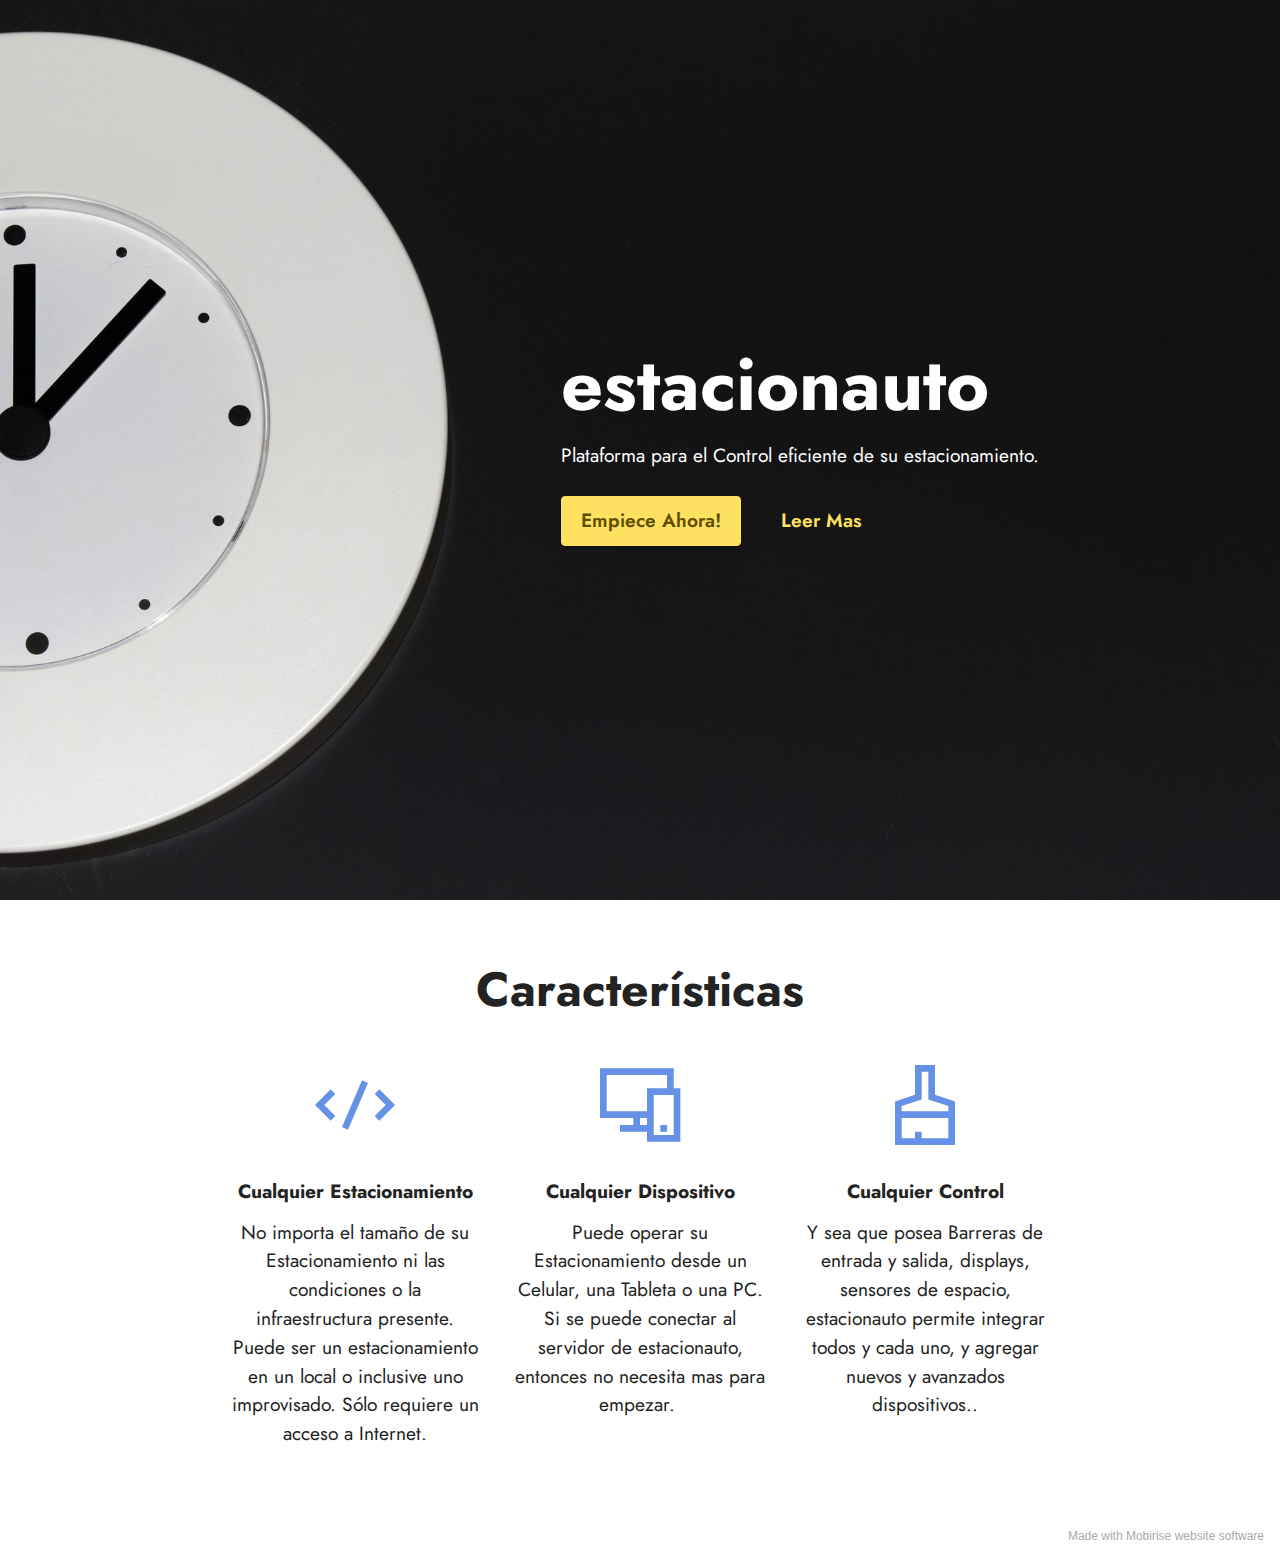
<file: index.html>
<!DOCTYPE html>
<html  lang="undefined">
<head>
  <!-- Site made with Mobirise Website Builder v5.1.4, https://mobirise.com -->
  <meta charset="UTF-8">
  <meta http-equiv="X-UA-Compatible" content="IE=edge">
  <meta name="generator" content="Mobirise v5.1.4, mobirise.com">
  <meta name="viewport" content="width=device-width, initial-scale=1, minimum-scale=1">
  <link rel="shortcut icon" href="assets/images/logo-estacionauto-01-128x96.png" type="image/x-icon">
  <meta name="description" content="">
  
  
  <title>titulo estacionauto</title>
  <link rel="stylesheet" href="assets/web/assets/mobirise-icons2/mobirise2.css">
  <link rel="stylesheet" href="assets/tether/tether.min.css">
  <link rel="stylesheet" href="assets/bootstrap/css/bootstrap.min.css">
  <link rel="stylesheet" href="assets/bootstrap/css/bootstrap-grid.min.css">
  <link rel="stylesheet" href="assets/bootstrap/css/bootstrap-reboot.min.css">
  <link rel="stylesheet" href="assets/theme/css/style.css">
  <link rel="preload" as="style" href="assets/mobirise/css/mbr-additional.css"><link rel="stylesheet" href="assets/mobirise/css/mbr-additional.css" type="text/css">
  
  
  
  
</head>
<body>
  
  <section class="header5 cid-siJntdqIHU mbr-fullscreen" id="header5-c">

    

    

    <div class="container">
        <div class="row justify-content-end">
            <div class="col-12 col-lg-7">
                <h1 class="mbr-section-title mbr-fonts-style mbr-white mb-3 display-1"><strong>estacionauto</strong></h1>
                
                <p class="mbr-text mbr-fonts-style mbr-white display-7">Plataforma para el Control eficiente de su estacionamiento.</p>
                <div class="mbr-section-btn mt-3"><a class="btn btn-warning display-7" href="https://mobiri.se">Empiece Ahora!</a>
                    <a class="btn btn-warning-outline display-7" href="https://mobiri.se">Leer Mas</a></div>
            </div>
        </div>
    </div>
</section>

<section class="features24 cid-siJl180uXt" id="features1-b">
    

    
    <div class="container">
        <div class="row">
            <div class="col-12">
                <h3 class="mbr-section-title mbr-fonts-style align-center mb-0 display-2"><strong>Características</strong></h3>
                
            </div>
            <div class="card col-12 col-md-6 col-lg-3">
                <div class="card-wrapper">
                    <div class="card-box align-center">
                        <div class="iconfont-wrapper">
                            <span class="mbr-iconfont mobi-mbri-code mobi-mbri"></span>
                        </div>
                        <h5 class="card-title mbr-fonts-style display-7"><strong>Cualquier Estacionamiento</strong></h5>
                        <p class="card-text mbr-fonts-style display-7">No importa el tamaño de su Estacionamiento ni las condiciones o la infraestructura presente. Puede ser un estacionamiento en un local o inclusive uno improvisado. Sólo requiere un acceso a Internet.</p>
                    </div>
                </div>
            </div>
            <div class="card col-12 col-md-6 col-lg-3">
                <div class="card-wrapper">
                    <div class="card-box align-center">
                        <div class="iconfont-wrapper">
                            <span class="mbr-iconfont mobi-mbri-responsive-2 mobi-mbri"></span>
                        </div>
                        <h5 class="card-title mbr-fonts-style display-7"><strong>Cualquier Dispositivo</strong></h5>
                        <p class="card-text mbr-fonts-style display-7">Puede operar su Estacionamiento desde un Celular, una Tableta o una PC. Si se puede conectar al servidor de estacionauto, entonces no necesita mas para empezar.&nbsp;</p>
                    </div>
                </div>
            </div>
            <div class="card col-12 col-md-6 col-lg-3">
                <div class="card-wrapper">
                    <div class="card-box align-center">
                        <div class="iconfont-wrapper">
                            <span class="mbr-iconfont mobi-mbri-website-theme-2 mobi-mbri"></span>
                        </div>
                        <h5 class="card-title mbr-fonts-style display-7"><strong>Cualquier Control</strong></h5>
                        <p class="card-text mbr-fonts-style display-7">Y sea que posea Barreras de entrada y salida, displays, sensores de espacio, estacionauto permite integrar todos y cada uno, y agregar nuevos y avanzados dispositivos..</p>
                    </div>
                </div>
            </div>
            
        </div>
    </div>
</section><section style="background-color: #fff; font-family: -apple-system, BlinkMacSystemFont, 'Segoe UI', 'Roboto', 'Helvetica Neue', Arial, sans-serif; color:#aaa; font-size:12px; padding: 0; align-items: center; display: flex;"><a href="https://mobirise.site/l" style="flex: 1 1; height: 3rem; padding-left: 1rem;"></a><p style="flex: 0 0 auto; margin:0; padding-right:1rem;">Made with Mobirise <a href="https://mobirise.site/j" style="color:#aaa;">website</a> software</p></section><script src="assets/web/assets/jquery/jquery.min.js"></script>  <script src="assets/popper/popper.min.js"></script>  <script src="assets/tether/tether.min.js"></script>  <script src="assets/bootstrap/js/bootstrap.min.js"></script>  <script src="assets/smoothscroll/smooth-scroll.js"></script>  <script src="assets/theme/js/script.js"></script>  
  
  
</body>
</html>
</file>
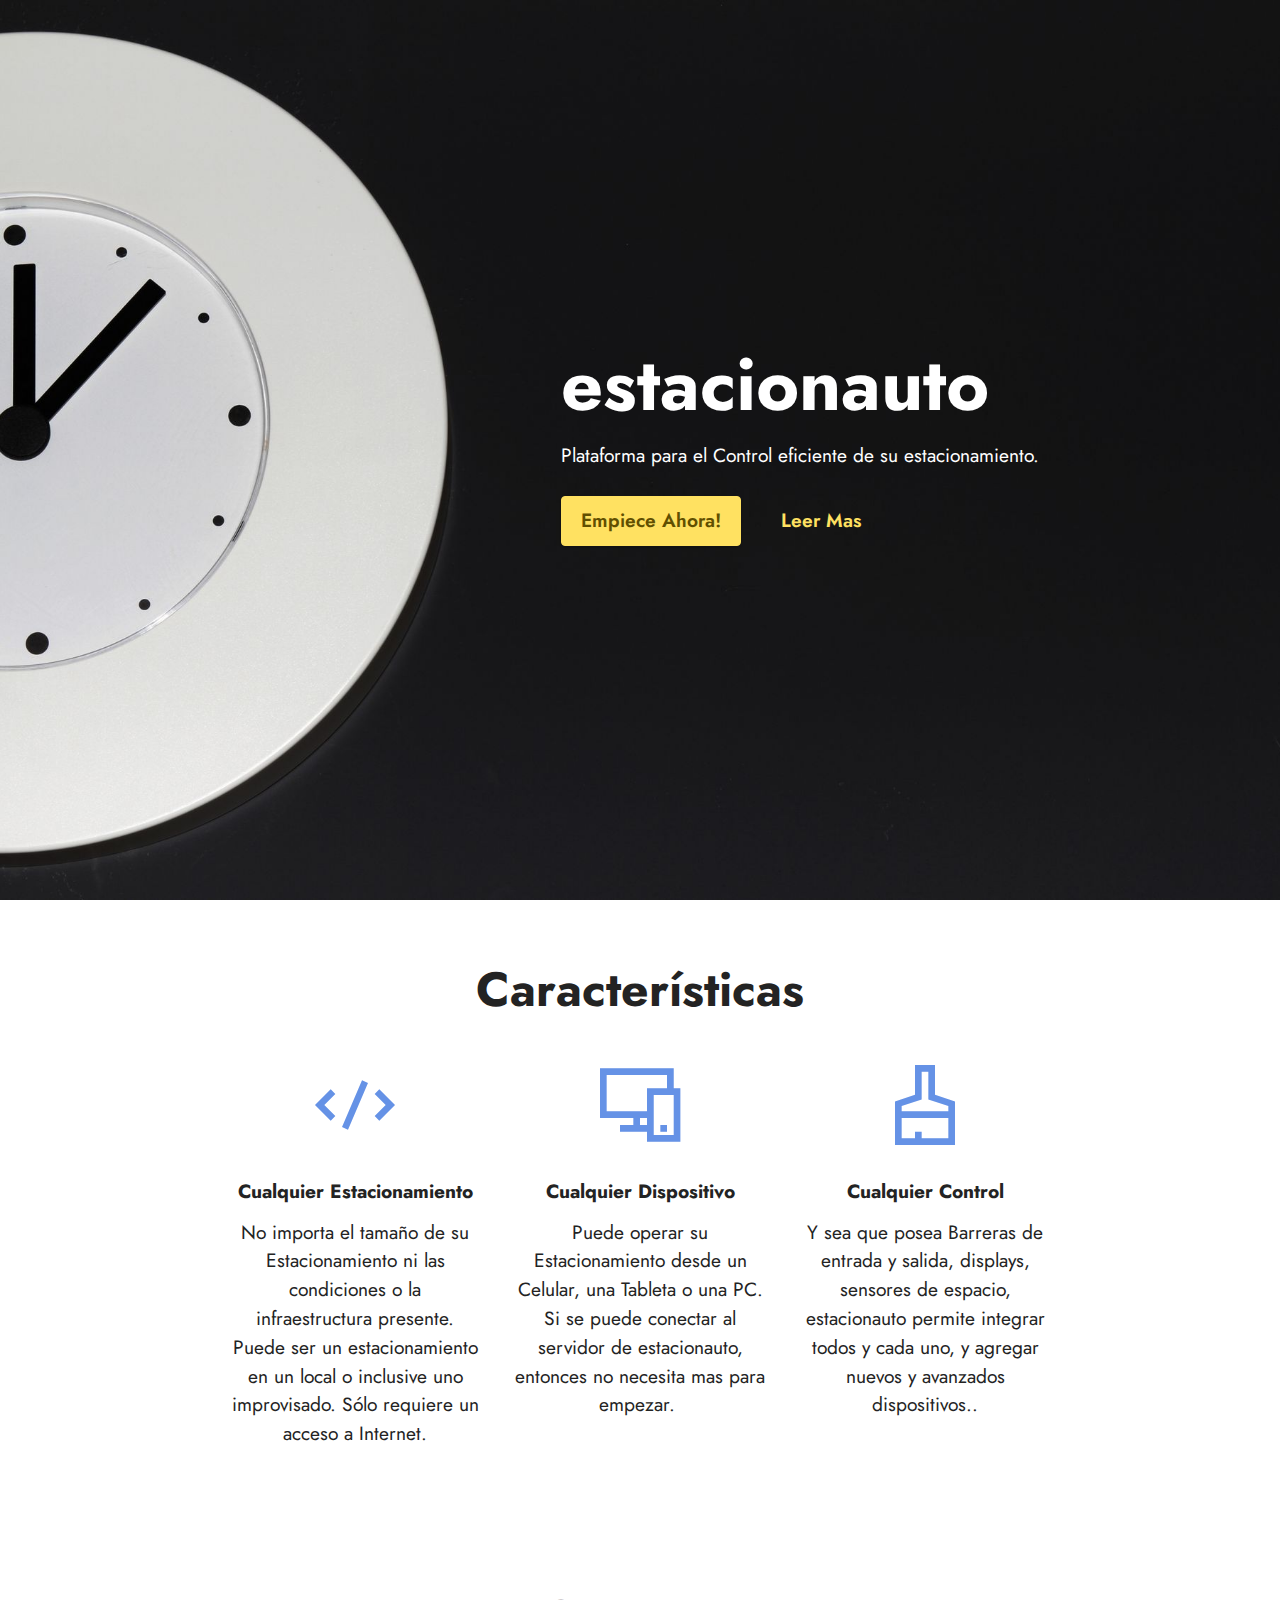
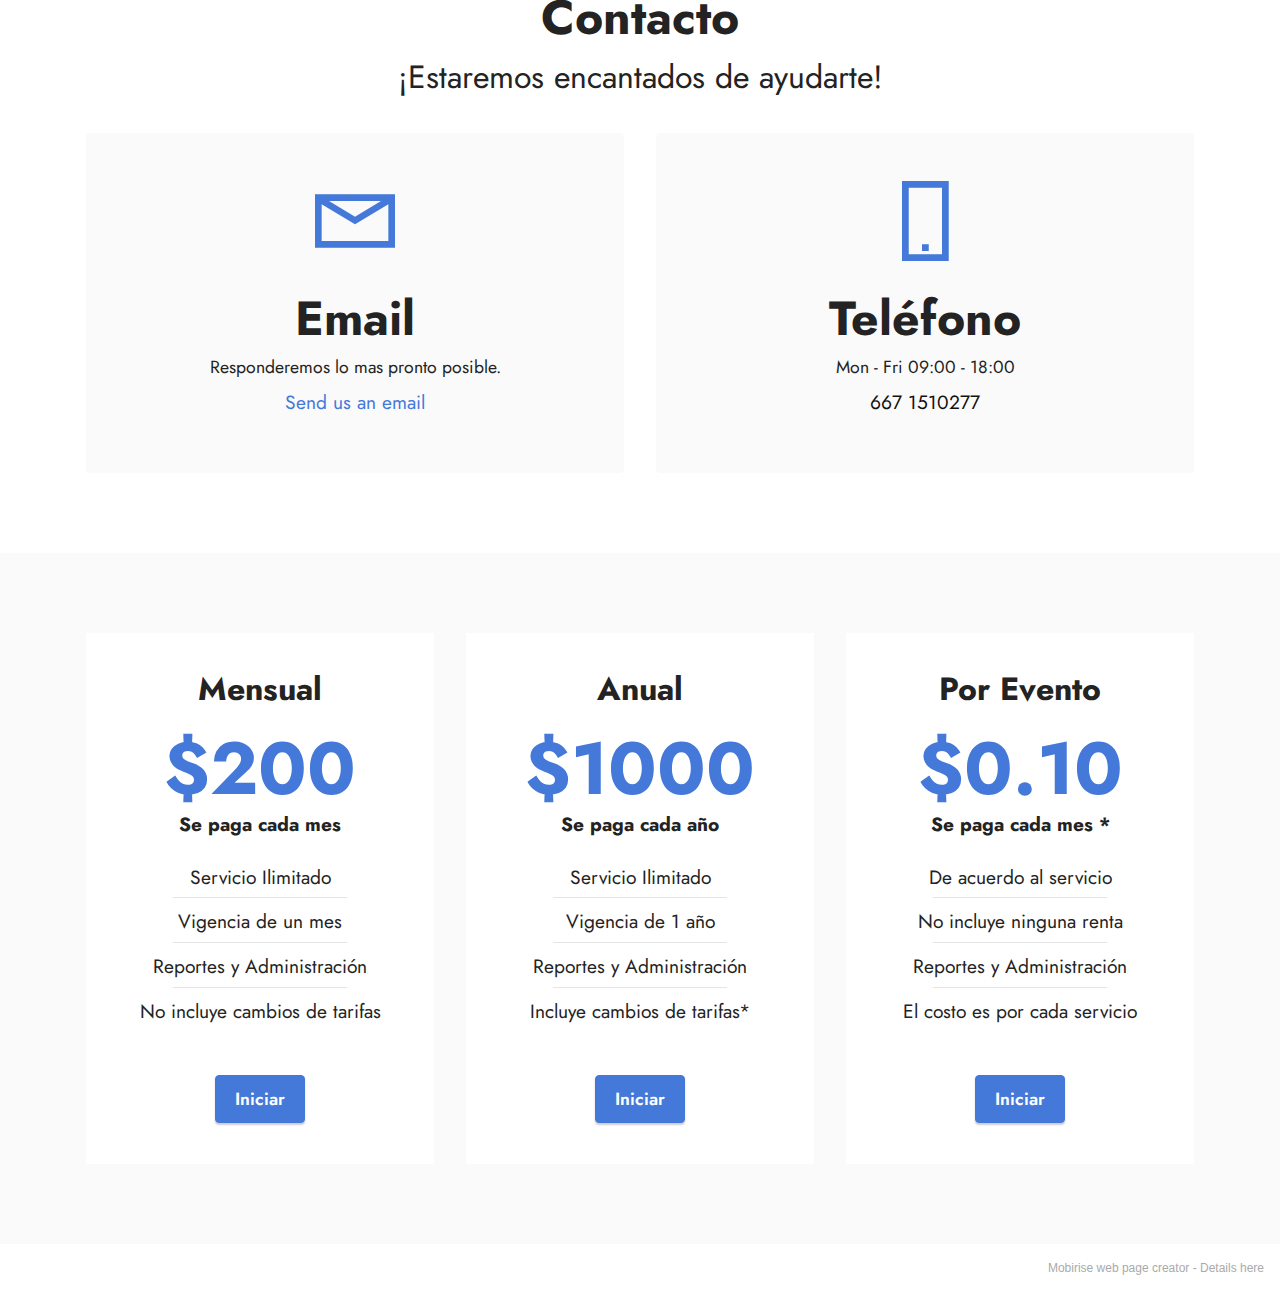
<file: httpsgrupoeli.github.ioestacionauto.html>
<!DOCTYPE html>
<html  lang="undefined">
<head>
  <!-- Site made with Mobirise Website Builder v5.1.4, https://mobirise.com -->
  <meta charset="UTF-8">
  <meta http-equiv="X-UA-Compatible" content="IE=edge">
  <meta name="generator" content="Mobirise v5.1.4, mobirise.com">
  <meta name="viewport" content="width=device-width, initial-scale=1, minimum-scale=1">
  <link rel="shortcut icon" href="assets/images/logo-estacionauto-01-128x96.png" type="image/x-icon">
  <meta name="description" content="Plataforma de operación y administración de estacionamientos.">
  
  
  <title>estacionauto</title>
  <link rel="stylesheet" href="assets/web/assets/mobirise-icons2/mobirise2.css">
  <link rel="stylesheet" href="assets/tether/tether.min.css">
  <link rel="stylesheet" href="assets/bootstrap/css/bootstrap.min.css">
  <link rel="stylesheet" href="assets/bootstrap/css/bootstrap-grid.min.css">
  <link rel="stylesheet" href="assets/bootstrap/css/bootstrap-reboot.min.css">
  <link rel="stylesheet" href="assets/theme/css/style.css">
  <link rel="preload" as="style" href="assets/mobirise/css/mbr-additional.css"><link rel="stylesheet" href="assets/mobirise/css/mbr-additional.css" type="text/css">
  
  
  
  
</head>
<body>
  
  <section class="header5 cid-siJntdqIHU mbr-fullscreen" id="header5-c">

    

    

    <div class="container">
        <div class="row justify-content-end">
            <div class="col-12 col-lg-7">
                <h1 class="mbr-section-title mbr-fonts-style mbr-white mb-3 display-1"><strong>estacionauto</strong></h1>
                
                <p class="mbr-text mbr-fonts-style mbr-white display-7">Plataforma para el Control eficiente de su estacionamiento.</p>
                <div class="mbr-section-btn mt-3"><a class="btn btn-warning display-7" href="httpsgrupoeli.github.ioestacionauto.html#pricing2-e">Empiece Ahora!</a>
                    <a class="btn btn-warning-outline display-7" href="httpsgrupoeli.github.ioestacionauto.html#features1-b">Leer Mas</a></div>
            </div>
        </div>
    </div>
</section>

<section class="features24 cid-siJl180uXt" id="features1-b">
    

    
    <div class="container">
        <div class="row">
            <div class="col-12">
                <h3 class="mbr-section-title mbr-fonts-style align-center mb-0 display-2"><strong>Características</strong></h3>
                
            </div>
            <div class="card col-12 col-md-6 col-lg-3">
                <div class="card-wrapper">
                    <div class="card-box align-center">
                        <div class="iconfont-wrapper">
                            <span class="mbr-iconfont mobi-mbri-code mobi-mbri"></span>
                        </div>
                        <h5 class="card-title mbr-fonts-style display-7"><strong>Cualquier Estacionamiento</strong></h5>
                        <p class="card-text mbr-fonts-style display-7">No importa el tamaño de su Estacionamiento ni las condiciones o la infraestructura presente. Puede ser un estacionamiento en un local o inclusive uno improvisado. Sólo requiere un acceso a Internet.</p>
                    </div>
                </div>
            </div>
            <div class="card col-12 col-md-6 col-lg-3">
                <div class="card-wrapper">
                    <div class="card-box align-center">
                        <div class="iconfont-wrapper">
                            <span class="mbr-iconfont mobi-mbri-responsive-2 mobi-mbri"></span>
                        </div>
                        <h5 class="card-title mbr-fonts-style display-7"><strong>Cualquier Dispositivo</strong></h5>
                        <p class="card-text mbr-fonts-style display-7">Puede operar su Estacionamiento desde un Celular, una Tableta o una PC. Si se puede conectar al servidor de estacionauto, entonces no necesita mas para empezar.&nbsp;</p>
                    </div>
                </div>
            </div>
            <div class="card col-12 col-md-6 col-lg-3">
                <div class="card-wrapper">
                    <div class="card-box align-center">
                        <div class="iconfont-wrapper">
                            <span class="mbr-iconfont mobi-mbri-website-theme-2 mobi-mbri"></span>
                        </div>
                        <h5 class="card-title mbr-fonts-style display-7"><strong>Cualquier Control</strong></h5>
                        <p class="card-text mbr-fonts-style display-7">Y sea que posea Barreras de entrada y salida, displays, sensores de espacio, estacionauto permite integrar todos y cada uno, y agregar nuevos y avanzados dispositivos..</p>
                    </div>
                </div>
            </div>
            
        </div>
    </div>
</section>

<section class="contacts1 cid-siJu4KyO0I" id="contacts1-d">

    

    
    <div class="container">
        <div class="mbr-section-head">
            <h3 class="mbr-section-title mbr-fonts-style align-center mb-0 display-2">
                <strong>Contacto</strong></h3>
            <h4 class="mbr-section-subtitle mbr-fonts-style align-center mb-0 mt-2 display-5">¡Estaremos encantados de ayudarte!</h4>
        </div>
        <div class="row justify-content-center mt-4">
            <div class="card col-12 col-lg-6">
                <div class="card-wrapper">
                    <div class="card-box align-center">
                        <div class="image-wrapper">
                            <span class="mbr-iconfont mobi-mbri-letter mobi-mbri"></span>
                        </div>
                        <h4 class="card-title mbr-fonts-style mb-2 display-2">
                            <strong>Email</strong>
                        </h4>
                        <p class="mbr-text mbr-fonts-style mb-2 display-4">Responderemos lo mas pronto posible.</p>
                        <h5 class="link mbr-fonts-style display-7"><a href="mailto:info@site.com" class="text-primary">Send us an
                                email</a>
                        </h5>
                    </div>
                </div>
            </div>
            <div class="card col-12 col-lg-6">
                <div class="card-wrapper">
                    <div class="card-box align-center">
                        <div class="image-wrapper">
                            <span class="mbr-iconfont mobi-mbri-mobile-2 mobi-mbri"></span>
                        </div>
                        <h4 class="card-title mbr-fonts-style align-center mb-2 display-2"><strong>Teléfono</strong></h4>
                        <p class="mbr-text mbr-fonts-style mb-2 display-4">
                            Mon - Fri 09:00 - 18:00</p>
                        <h5 class="link mbr-black mbr-fonts-style display-7">667 1510277</h5>
                    </div>
                </div>
            </div>
        </div>
    </div>
</section>

<section class="pricing2 cid-siJu8sU4JX" id="pricing2-e">
    

    
    <div class="container">
        <div class="row justify-content-center">
            <div class="col-12 col-md-6 align-center col-lg-4">
                <div class="plan">
                    <div class="plan-header">
                        <h6 class="plan-title mbr-fonts-style mb-3 display-5">
                            <strong>Mensual</strong></h6>
                        <div class="plan-price">
                            <p class="price mbr-fonts-style m-0 display-1"><strong>$200</strong></p>
                            <p class="price-term mbr-fonts-style mb-3 display-7"><strong>Se paga cada mes</strong></p>
                        </div>
                    </div>
                    <div class="plan-body">
                        <div class="plan-list mb-4">
                            <ul class="list-group mbr-fonts-style list-group-flush display-7">
                                <li class="list-group-item">Servicio Ilimitado</li><li class="list-group-item">Vigencia de un mes</li><li class="list-group-item">Reportes y Administración</li><li class="list-group-item">No incluye cambios de tarifas</li>
                            </ul>
                        </div>
                        <div class="mbr-section-btn text-center"><a href="https://mobiri.se" class="btn btn-primary display-4">Iniciar</a></div>
                    </div>
                </div>
            </div>
            <div class="col-12 col-md-6 align-center col-lg-4">
                <div class="plan">
                    <div class="plan-header">
                        <h6 class="plan-title mbr-fonts-style mb-3 display-5"><strong>Anual</strong></h6>
                        <div class="plan-price">
                            <p class="price mbr-fonts-style m-0 display-1"><strong>$1000</strong></p>
                            <p class="price-term mbr-fonts-style mb-3 display-7"><strong>Se paga cada año</strong></p>
                        </div>
                    </div>
                    <div class="plan-body">
                        <div class="plan-list mb-4">
                            <ul class="list-group mbr-fonts-style list-group-flush display-7">
                                <li class="list-group-item">Servicio Ilimitado</li><li class="list-group-item">Vigencia de 1 año</li><li class="list-group-item">Reportes y Administración</li><li class="list-group-item">Incluye cambios de tarifas*</li>
                            </ul>
                        </div>
                        <div class="mbr-section-btn text-center"><a href="https://mobiri.se" class="btn btn-primary display-4">Iniciar</a></div>
                    </div>
                </div>
            </div>
            <div class="col-12 col-md-6 align-center col-lg-4">
                <div class="plan">
                    <div class="plan-header">
                        <h6 class="plan-title mbr-fonts-style mb-3 display-5"><strong>Por Evento</strong></h6>
                        <div class="plan-price">
                            <p class="price mbr-fonts-style m-0 display-1"><strong>$0.10</strong></p>
                            <p class="price-term mbr-fonts-style mb-3 display-7"><strong>Se paga cada mes *</strong></p>
                        </div>
                    </div>
                    <div class="plan-body">
                        <div class="plan-list mb-4">
                            <ul class="list-group mbr-fonts-style list-group-flush display-7">
                                <li class="list-group-item">De acuerdo al servicio</li><li class="list-group-item">No incluye ninguna renta</li><li class="list-group-item">Reportes y Administración</li><li class="list-group-item">El costo es por cada servicio</li>
                            </ul>
                        </div>
                        <div class="mbr-section-btn text-center"><a href="https://mobiri.se" class="btn btn-primary display-4">Iniciar</a></div>
                    </div>
                </div>
            </div>
            
        </div>
    </div>
</section><section style="background-color: #fff; font-family: -apple-system, BlinkMacSystemFont, 'Segoe UI', 'Roboto', 'Helvetica Neue', Arial, sans-serif; color:#aaa; font-size:12px; padding: 0; align-items: center; display: flex;"><a href="https://mobirise.site/t" style="flex: 1 1; height: 3rem; padding-left: 1rem;"></a><p style="flex: 0 0 auto; margin:0; padding-right:1rem;">Mobirise web page creator - <a href="https://mobirise.site/o" style="color:#aaa;">Details here</a></p></section><script src="assets/web/assets/jquery/jquery.min.js"></script>  <script src="assets/popper/popper.min.js"></script>  <script src="assets/tether/tether.min.js"></script>  <script src="assets/bootstrap/js/bootstrap.min.js"></script>  <script src="assets/smoothscroll/smooth-scroll.js"></script>  <script src="assets/theme/js/script.js"></script>  
  
  
</body>
</html>
</file>
<file: assets/web/assets/mobirise-icons2/mobirise2.css>
@font-face {
  font-family: 'Moririse2';
  font-display: swap;
  src:  url('mobirise2.eot?f2bix4');
  src:  url('mobirise2.eot?f2bix4#iefix') format('embedded-opentype'),
    url('mobirise2.ttf?f2bix4') format('truetype'),
    url('mobirise2.woff?f2bix4') format('woff'),
    url('mobirise2.svg?f2bix4#mobirise2') format('svg');
  font-weight: normal;
  font-style: normal;
}

[class^="mobi-"], [class*=" mobi-"] {
  /* use !important to prevent issues with browser extensions that change fonts */
  font-family: 'Moririse2' !important;
  speak: none;
  font-style: normal;
  font-weight: normal;
  font-variant: normal;
  text-transform: none;
  line-height: 1;

  /* Better Font Rendering =========== */
  -webkit-font-smoothing: antialiased;
  -moz-osx-font-smoothing: grayscale;
}

.mobi-mbri-add-submenu:before {
  content: "\e900";
}
.mobi-mbri-alert:before {
  content: "\e901";
}
.mobi-mbri-align-center:before {
  content: "\e902";
}
.mobi-mbri-align-justify:before {
  content: "\e903";
}
.mobi-mbri-align-left:before {
  content: "\e904";
}
.mobi-mbri-align-right:before {
  content: "\e905";
}
.mobi-mbri-android:before {
  content: "\e906";
}
.mobi-mbri-apple:before {
  content: "\e907";
}
.mobi-mbri-arrow-down:before {
  content: "\e908";
}
.mobi-mbri-arrow-next:before {
  content: "\e909";
}
.mobi-mbri-arrow-prev:before {
  content: "\e90a";
}
.mobi-mbri-arrow-up:before {
  content: "\e90b";
}
.mobi-mbri-bold:before {
  content: "\e90c";
}
.mobi-mbri-bookmark:before {
  content: "\e90d";
}
.mobi-mbri-bootstrap:before {
  content: "\e90e";
}
.mobi-mbri-briefcase:before {
  content: "\e90f";
}
.mobi-mbri-browse:before {
  content: "\e910";
}
.mobi-mbri-bulleted-list:before {
  content: "\e911";
}
.mobi-mbri-calendar:before {
  content: "\e912";
}
.mobi-mbri-camera:before {
  content: "\e913";
}
.mobi-mbri-cart-add:before {
  content: "\e914";
}
.mobi-mbri-cart-full:before {
  content: "\e915";
}
.mobi-mbri-cash:before {
  content: "\e916";
}
.mobi-mbri-change-style:before {
  content: "\e917";
}
.mobi-mbri-chat:before {
  content: "\e918";
}
.mobi-mbri-clock:before {
  content: "\e919";
}
.mobi-mbri-close:before {
  content: "\e91a";
}
.mobi-mbri-cloud:before {
  content: "\e91b";
}
.mobi-mbri-code:before {
  content: "\e91c";
}
.mobi-mbri-contact-form:before {
  content: "\e91d";
}
.mobi-mbri-credit-card:before {
  content: "\e91e";
}
.mobi-mbri-cursor-click:before {
  content: "\e91f";
}
.mobi-mbri-cust-feedback:before {
  content: "\e920";
}
.mobi-mbri-database:before {
  content: "\e921";
}
.mobi-mbri-delivery:before {
  content: "\e922";
}
.mobi-mbri-desktop:before {
  content: "\e923";
}
.mobi-mbri-devices:before {
  content: "\e924";
}
.mobi-mbri-down:before {
  content: "\e925";
}
.mobi-mbri-download-2:before {
  content: "\e926";
}
.mobi-mbri-download:before {
  content: "\e927";
}
.mobi-mbri-drag-n-drop-2:before {
  content: "\e928";
}
.mobi-mbri-drag-n-drop:before {
  content: "\e929";
}
.mobi-mbri-edit-2:before {
  content: "\e92a";
}
.mobi-mbri-edit:before {
  content: "\e92b";
}
.mobi-mbri-error:before {
  content: "\e92c";
}
.mobi-mbri-extension:before {
  content: "\e92d";
}
.mobi-mbri-features:before {
  content: "\e92e";
}
.mobi-mbri-file:before {
  content: "\e92f";
}
.mobi-mbri-flag:before {
  content: "\e930";
}
.mobi-mbri-folder:before {
  content: "\e931";
}
.mobi-mbri-gift:before {
  content: "\e932";
}
.mobi-mbri-github:before {
  content: "\e933";
}
.mobi-mbri-globe-2:before {
  content: "\e934";
}
.mobi-mbri-globe:before {
  content: "\e935";
}
.mobi-mbri-growing-chart:before {
  content: "\e936";
}
.mobi-mbri-hearth:before {
  content: "\e937";
}
.mobi-mbri-help:before {
  content: "\e938";
}
.mobi-mbri-home:before {
  content: "\e939";
}
.mobi-mbri-hot-cup:before {
  content: "\e93a";
}
.mobi-mbri-idea:before {
  content: "\e93b";
}
.mobi-mbri-image-gallery:before {
  content: "\e93c";
}
.mobi-mbri-image-slider:before {
  content: "\e93d";
}
.mobi-mbri-info:before {
  content: "\e93e";
}
.mobi-mbri-italic:before {
  content: "\e93f";
}
.mobi-mbri-key:before {
  content: "\e940";
}
.mobi-mbri-laptop:before {
  content: "\e941";
}
.mobi-mbri-layers:before {
  content: "\e942";
}
.mobi-mbri-left-right:before {
  content: "\e943";
}
.mobi-mbri-left:before {
  content: "\e944";
}
.mobi-mbri-letter:before {
  content: "\e945";
}
.mobi-mbri-like:before {
  content: "\e946";
}
.mobi-mbri-link:before {
  content: "\e947";
}
.mobi-mbri-lock:before {
  content: "\e948";
}
.mobi-mbri-login:before {
  content: "\e949";
}
.mobi-mbri-logout:before {
  content: "\e94a";
}
.mobi-mbri-magic-stick:before {
  content: "\e94b";
}
.mobi-mbri-map-pin:before {
  content: "\e94c";
}
.mobi-mbri-menu:before {
  content: "\e94d";
}
.mobi-mbri-mobile-2:before {
  content: "\e94e";
}
.mobi-mbri-mobile-horizontal:before {
  content: "\e94f";
}
.mobi-mbri-mobile:before {
  content: "\e950";
}
.mobi-mbri-mobirise:before {
  content: "\e951";
}
.mobi-mbri-more-horizontal:before {
  content: "\e952";
}
.mobi-mbri-more-vertical:before {
  content: "\e953";
}
.mobi-mbri-music:before {
  content: "\e954";
}
.mobi-mbri-new-file:before {
  content: "\e955";
}
.mobi-mbri-numbered-list:before {
  content: "\e956";
}
.mobi-mbri-opened-folder:before {
  content: "\e957";
}
.mobi-mbri-pages:before {
  content: "\e958";
}
.mobi-mbri-paper-plane:before {
  content: "\e959";
}
.mobi-mbri-paperclip:before {
  content: "\e95a";
}
.mobi-mbri-phone:before {
  content: "\e95b";
}
.mobi-mbri-photo:before {
  content: "\e95c";
}
.mobi-mbri-photos:before {
  content: "\e95d";
}
.mobi-mbri-pin:before {
  content: "\e95e";
}
.mobi-mbri-play:before {
  content: "\e95f";
}
.mobi-mbri-plus:before {
  content: "\e960";
}
.mobi-mbri-preview:before {
  content: "\e961";
}
.mobi-mbri-print:before {
  content: "\e962";
}
.mobi-mbri-protect:before {
  content: "\e963";
}
.mobi-mbri-question:before {
  content: "\e964";
}
.mobi-mbri-quote-left:before {
  content: "\e965";
}
.mobi-mbri-quote-right:before {
  content: "\e966";
}
.mobi-mbri-redo:before {
  content: "\e967";
}
.mobi-mbri-refresh:before {
  content: "\e968";
}
.mobi-mbri-responsive-2:before {
  content: "\e969";
}
.mobi-mbri-responsive:before {
  content: "\e96a";
}
.mobi-mbri-right:before {
  content: "\e96b";
}
.mobi-mbri-rocket:before {
  content: "\e96c";
}
.mobi-mbri-sad-face:before {
  content: "\e96d";
}
.mobi-mbri-sale:before {
  content: "\e96e";
}
.mobi-mbri-save:before {
  content: "\e96f";
}
.mobi-mbri-search:before {
  content: "\e970";
}
.mobi-mbri-setting-2:before {
  content: "\e971";
}
.mobi-mbri-setting-3:before {
  content: "\e972";
}
.mobi-mbri-setting:before {
  content: "\e973";
}
.mobi-mbri-share:before {
  content: "\e974";
}
.mobi-mbri-shopping-bag:before {
  content: "\e975";
}
.mobi-mbri-shopping-basket:before {
  content: "\e976";
}
.mobi-mbri-shopping-cart:before {
  content: "\e977";
}
.mobi-mbri-sites:before {
  content: "\e978";
}
.mobi-mbri-smile-face:before {
  content: "\e979";
}
.mobi-mbri-speed:before {
  content: "\e97a";
}
.mobi-mbri-star:before {
  content: "\e97b";
}
.mobi-mbri-success:before {
  content: "\e97c";
}
.mobi-mbri-sun:before {
  content: "\e97d";
}
.mobi-mbri-sun2:before {
  content: "\e97e";
}
.mobi-mbri-tablet-vertical:before {
  content: "\e97f";
}
.mobi-mbri-tablet:before {
  content: "\e980";
}
.mobi-mbri-target:before {
  content: "\e981";
}
.mobi-mbri-timer:before {
  content: "\e982";
}
.mobi-mbri-to-ftp:before {
  content: "\e983";
}
.mobi-mbri-to-local-drive:before {
  content: "\e984";
}
.mobi-mbri-touch-swipe:before {
  content: "\e985";
}
.mobi-mbri-touch:before {
  content: "\e986";
}
.mobi-mbri-trash:before {
  content: "\e987";
}
.mobi-mbri-underline:before {
  content: "\e988";
}
.mobi-mbri-undo:before {
  content: "\e989";
}
.mobi-mbri-unlink:before {
  content: "\e98a";
}
.mobi-mbri-unlock:before {
  content: "\e98b";
}
.mobi-mbri-up-down:before {
  content: "\e98c";
}
.mobi-mbri-up:before {
  content: "\e98d";
}
.mobi-mbri-update:before {
  content: "\e98e";
}
.mobi-mbri-upload-2:before {
  content: "\e98f";
}
.mobi-mbri-upload:before {
  content: "\e990";
}
.mobi-mbri-user-2:before {
  content: "\e991";
}
.mobi-mbri-user:before {
  content: "\e992";
}
.mobi-mbri-users:before {
  content: "\e993";
}
.mobi-mbri-video-play:before {
  content: "\e994";
}
.mobi-mbri-video:before {
  content: "\e995";
}
.mobi-mbri-watch:before {
  content: "\e996";
}
.mobi-mbri-website-theme-2:before {
  content: "\e997";
}
.mobi-mbri-website-theme:before {
  content: "\e998";
}
.mobi-mbri-wifi:before {
  content: "\e999";
}
.mobi-mbri-windows:before {
  content: "\e99a";
}
.mobi-mbri-zoom-in:before {
  content: "\e99b";
}
.mobi-mbri-zoom-out:before {
  content: "\e99c";
}
</file>
<file: assets/theme/css/style.css>
section {
  background-color: #ffffff;
}

body {
  font-style: normal;
  line-height: 1.5;
  font-weight: 400;
  color: #232323;
  position: relative;
}

section,
.container,
.container-fluid {
  position: relative;
  word-wrap: break-word;
}

a.mbr-iconfont:hover {
  text-decoration: none;
}

.article .lead p,
.article .lead ul,
.article .lead ol,
.article .lead pre,
.article .lead blockquote {
  margin-bottom: 0;
}

a {
  font-style: normal;
  font-weight: 400;
  cursor: pointer;
}

a, a:hover {
  text-decoration: none;
}

.mbr-section-title {
  font-style: normal;
  line-height: 1.3;
}

.mbr-section-subtitle {
  line-height: 1.3;
}

.mbr-text {
  font-style: normal;
  line-height: 1.7;
}

h1,
h2,
h3,
h4,
h5,
h6,
.display-1,
.display-2,
.display-4,
.display-5,
.display-7,
span,
p,
a {
  line-height: 1;
  word-break: break-word;
  word-wrap: break-word;
  font-weight: 400;
}

b,
strong {
  font-weight: bold;
}

input:-webkit-autofill, input:-webkit-autofill:hover, input:-webkit-autofill:focus, input:-webkit-autofill:active {
  transition-delay: 9999s;
  transition-property: background-color, color;
}

textarea[type="hidden"] {
  display: none;
}

section {
  background-position: 50% 50%;
  background-repeat: no-repeat;
  background-size: cover;
}

section .mbr-background-video,
section .mbr-background-video-preview {
  position: absolute;
  bottom: 0;
  left: 0;
  right: 0;
  top: 0;
}

.hidden {
  visibility: hidden;
}

.mbr-z-index20 {
  z-index: 20;
}

/*! Base colors */
.mbr-white {
  color: #ffffff;
}

.mbr-black {
  color: #111111;
}

.mbr-bg-white {
  background-color: #ffffff;
}

.mbr-bg-black {
  background-color: #000000;
}

/*! Text-aligns */
.align-left {
  text-align: left;
}

.align-center {
  text-align: center;
}

.align-right {
  text-align: right;
}

/*! Font-weight  */
.mbr-light {
  font-weight: 300;
}

.mbr-regular {
  font-weight: 400;
}

.mbr-semibold {
  font-weight: 500;
}

.mbr-bold {
  font-weight: 700;
}

/*! Media  */
.media-content {
  flex-basis: 100%;
}

.media-container-row {
  display: flex;
  flex-direction: row;
  flex-wrap: wrap;
  justify-content: center;
  align-content: center;
  align-items: start;
}

.media-container-row .media-size-item {
  width: 400px;
}

.media-container-column {
  display: flex;
  flex-direction: column;
  flex-wrap: wrap;
  justify-content: center;
  align-content: center;
  align-items: stretch;
}

.media-container-column > * {
  width: 100%;
}

@media (min-width: 992px) {
  .media-container-row {
    flex-wrap: nowrap;
  }
}

figure {
  margin-bottom: 0;
  overflow: hidden;
}

figure[mbr-media-size] {
  transition: width 0.1s;
}

img,
iframe {
  display: block;
  width: 100%;
}

.card {
  background-color: transparent;
  border: none;
}

.card-box {
  width: 100%;
}

.card-img {
  text-align: center;
  flex-shrink: 0;
  -webkit-flex-shrink: 0;
}

.media {
  max-width: 100%;
  margin: 0 auto;
}

.mbr-figure {
  align-self: center;
}

.media-container > div {
  max-width: 100%;
}

.mbr-figure img,
.card-img img {
  width: 100%;
}

@media (max-width: 991px) {
  .media-size-item {
    width: auto !important;
  }
  .media {
    width: auto;
  }
  .mbr-figure {
    width: 100% !important;
  }
}

/*! Buttons */
.mbr-section-btn {
  margin-left: -0.6rem;
  margin-right: -0.6rem;
  font-size: 0;
}

.btn {
  font-weight: 600;
  border-width: 1px;
  font-style: normal;
  margin: 0.6rem 0.6rem;
  white-space: normal;
  transition: all 0.2s ease-in-out;
  display: inline-flex;
  align-items: center;
  justify-content: center;
  word-break: break-word;
}

.btn-sm {
  font-weight: 600;
  letter-spacing: 0px;
  transition: all 0.3s ease-in-out;
}

.btn-md {
  font-weight: 600;
  letter-spacing: 0px;
  transition: all 0.3s ease-in-out;
}

.btn-lg {
  font-weight: 600;
  letter-spacing: 0px;
  transition: all 0.3s ease-in-out;
}

.btn-form {
  margin: 0;
}

.btn-form:hover {
  cursor: pointer;
}

nav .mbr-section-btn {
  margin-left: 0rem;
  margin-right: 0rem;
}

/*! Btn icon margin */
.btn .mbr-iconfont,
.btn.btn-sm .mbr-iconfont {
  order: 1;
  cursor: pointer;
  margin-left: 0.5rem;
  vertical-align: sub;
}

.btn.btn-md .mbr-iconfont,
.btn.btn-md .mbr-iconfont {
  margin-left: 0.8rem;
}

.mbr-regular {
  font-weight: 400;
}

.mbr-semibold {
  font-weight: 500;
}

.mbr-bold {
  font-weight: 700;
}

[type="submit"] {
  -webkit-appearance: none;
}

/*! Full-screen */
.mbr-fullscreen .mbr-overlay {
  min-height: 100vh;
}

.mbr-fullscreen {
  display: flex;
  display: -moz-flex;
  display: -ms-flex;
  display: -o-flex;
  align-items: center;
  min-height: 100vh;
  padding-top: 3rem;
  padding-bottom: 3rem;
}

/*! Map */
.map {
  height: 25rem;
  position: relative;
}

.map iframe {
  width: 100%;
  height: 100%;
}

/*! Scroll to top arrow */
.mbr-arrow-up {
  bottom: 25px;
  right: 90px;
  position: fixed;
  text-align: right;
  z-index: 5000;
  color: #ffffff;
  font-size: 32px;
}

.mbr-arrow-up a {
  background: rgba(0, 0, 0, 0.2);
  border-radius: 50%;
  color: #fff;
  display: inline-block;
  height: 60px;
  width: 60px;
  outline-style: none !important;
  position: relative;
  text-decoration: none;
  transition: all 0.3s ease-in-out;
  cursor: pointer;
  text-align: center;
}

.mbr-arrow-up a:hover {
  background-color: rgba(0, 0, 0, 0.4);
}

.mbr-arrow-up a i {
  line-height: 60px;
}

.mbr-arrow-up-icon {
  display: block;
  color: #fff;
}

.mbr-arrow-up-icon::before {
  content: "\203a";
  display: inline-block;
  font-family: serif;
  font-size: 32px;
  line-height: 1;
  font-style: normal;
  position: relative;
  top: 6px;
  left: -4px;
  -webkit-transform: rotate(-90deg);
          transform: rotate(-90deg);
}

/*! Arrow Down */
.mbr-arrow {
  position: absolute;
  bottom: 45px;
  left: 50%;
  width: 60px;
  height: 60px;
  cursor: pointer;
  background-color: rgba(80, 80, 80, 0.5);
  border-radius: 50%;
  -webkit-transform: translateX(-50%);
          transform: translateX(-50%);
}

@media (max-width: 767px) {
  .mbr-arrow {
    display: none;
  }
}

.mbr-arrow > a {
  display: inline-block;
  text-decoration: none;
  outline-style: none;
  -webkit-animation: arrowdown 1.7s ease-in-out infinite;
          animation: arrowdown 1.7s ease-in-out infinite;
  color: #ffffff;
}

.mbr-arrow > a > i {
  position: absolute;
  top: -2px;
  left: 15px;
  font-size: 2rem;
}

#scrollToTop a i::before {
  content: "";
  position: absolute;
  display: block;
  border-bottom: 3px solid #fff;
  border-left: 3px solid #fff;
  width: 40%;
  height: 40%;
  left: 50%;
  top: 50%;
  -webkit-transform: rotate(135deg);
  transform: translateY(-30%) translateX(-50%) rotate(135deg);
}

@keyframes arrowdown {
  0% {
    -webkit-transform: translateY(0px);
            transform: translateY(0px);
  }
  50% {
    -webkit-transform: translateY(-5px);
            transform: translateY(-5px);
  }
  100% {
    -webkit-transform: translateY(0px);
            transform: translateY(0px);
  }
}

@-webkit-keyframes arrowdown {
  0% {
    -webkit-transform: translateY(0px);
            transform: translateY(0px);
  }
  50% {
    -webkit-transform: translateY(-5px);
            transform: translateY(-5px);
  }
  100% {
    -webkit-transform: translateY(0px);
            transform: translateY(0px);
  }
}

@media (max-width: 500px) {
  .mbr-arrow-up {
    left: 50%;
    right: auto;
  }
}

/*Gradients animation*/
@keyframes gradient-animation {
  from {
    background-position: 0% 100%;
    -webkit-animation-timing-function: ease-in-out;
            animation-timing-function: ease-in-out;
  }
  to {
    background-position: 100% 0%;
    -webkit-animation-timing-function: ease-in-out;
            animation-timing-function: ease-in-out;
  }
}

@-webkit-keyframes gradient-animation {
  from {
    background-position: 0% 100%;
    -webkit-animation-timing-function: ease-in-out;
            animation-timing-function: ease-in-out;
  }
  to {
    background-position: 100% 0%;
    -webkit-animation-timing-function: ease-in-out;
            animation-timing-function: ease-in-out;
  }
}

.bg-gradient {
  background-size: 200% 200%;
  animation: gradient-animation 5s infinite alternate;
  -webkit-animation: gradient-animation 5s infinite alternate;
}

.menu .navbar-brand {
  display: -webkit-flex;
}

.menu .navbar-brand span {
  display: flex;
  display: -webkit-flex;
}

.menu .navbar-brand .navbar-caption-wrap {
  display: -webkit-flex;
}

.menu .navbar-brand .navbar-logo img {
  display: -webkit-flex;
}

@media (min-width: 768px) and (max-width: 991px) {
  .menu .navbar-toggleable-sm .navbar-nav {
    display: -ms-flexbox;
  }
}

@media (max-width: 991px) {
  .menu .navbar-collapse {
    max-height: 93.5vh;
  }
  .menu .navbar-collapse.show {
    overflow: auto;
  }
}

@media (min-width: 992px) {
  .menu .navbar-nav.nav-dropdown {
    display: -webkit-flex;
  }
  .menu .navbar-toggleable-sm .navbar-collapse {
    display: -webkit-flex !important;
  }
  .menu .collapsed .navbar-collapse {
    max-height: 93.5vh;
  }
  .menu .collapsed .navbar-collapse.show {
    overflow: auto;
  }
}

@media (max-width: 767px) {
  .menu .navbar-collapse {
    max-height: 80vh;
  }
}

.nav-link .mbr-iconfont {
  margin-right: .5rem;
}

.navbar {
  display: -webkit-flex;
  -webkit-flex-wrap: wrap;
  -webkit-align-items: center;
  -webkit-justify-content: space-between;
}

.navbar-collapse {
  -webkit-flex-basis: 100%;
  -webkit-flex-grow: 1;
  -webkit-align-items: center;
}

.nav-dropdown .link {
  padding: 0.667em 1.667em !important;
  margin: 0 !important;
}

.nav {
  display: -webkit-flex;
  -webkit-flex-wrap: wrap;
}

.row {
  display: -webkit-flex;
  -webkit-flex-wrap: wrap;
}

.justify-content-center {
  -webkit-justify-content: center;
}

.form-inline {
  display: -webkit-flex;
}

.card-wrapper {
  -webkit-flex: 1;
}

.carousel-control {
  z-index: 10;
  display: -webkit-flex;
}

.carousel-controls {
  display: -webkit-flex;
}

.media {
  display: -webkit-flex;
}

.form-group:focus {
  outline: none;
}

.jq-selectbox__select {
  padding: 7px 0;
  position: relative;
}

.jq-selectbox__dropdown {
  overflow: hidden;
  border-radius: 10px;
  position: absolute;
  top: 100%;
  left: 0 !important;
  width: 100% !important;
}

.jq-selectbox__trigger-arrow {
  right: 0;
  -webkit-transform: translateY(-50%);
          transform: translateY(-50%);
}

.jq-selectbox li {
  padding: 1.07em 0.5em;
}

input[type="range"] {
  padding-left: 0 !important;
  padding-right: 0 !important;
}

.modal-dialog,
.modal-content {
  height: 100%;
}

.modal-dialog .carousel-inner {
  height: calc(100vh - 1.75rem);
}

@media (max-width: 575px) {
  .modal-dialog .carousel-inner {
    height: calc(100vh - 1rem);
  }
}

.carousel-item {
  text-align: center;
}

.carousel-item img {
  margin: auto;
}

.navbar-toggler {
  align-self: flex-start;
  padding: 0.25rem 0.75rem;
  font-size: 1.25rem;
  line-height: 1;
  background: transparent;
  border: 1px solid transparent;
  border-radius: 0.25rem;
}

.navbar-toggler:focus,
.navbar-toggler:hover {
  text-decoration: none;
}

.navbar-toggler-icon {
  display: inline-block;
  width: 1.5em;
  height: 1.5em;
  vertical-align: middle;
  content: "";
  background: no-repeat center center;
  background-size: 100% 100%;
}

.navbar-toggler-left {
  position: absolute;
  left: 1rem;
}

.navbar-toggler-right {
  position: absolute;
  right: 1rem;
}

.card-img {
  width: auto;
}

.menu .navbar.collapsed:not(.beta-menu) {
  flex-direction: column;
}

.carousel-item.active,
.carousel-item-next,
.carousel-item-prev {
  display: flex;
}

.note-air-layout .dropup .dropdown-menu,
.note-air-layout .navbar-fixed-bottom .dropdown .dropdown-menu {
  bottom: initial !important;
}

html,
body {
  height: auto;
  min-height: 100vh;
}

.dropup .dropdown-toggle::after {
  display: none;
}

.form-asterisk {
  font-family: initial;
  position: absolute;
  top: -2px;
  font-weight: normal;
}

.form-control-label {
  position: relative;
  cursor: pointer;
  margin-bottom: 0.357em;
  padding: 0;
}

.alert {
  color: #ffffff;
  border-radius: 0;
  border: 0;
  font-size: 1.1rem;
  line-height: 1.5;
  margin-bottom: 1.875rem;
  padding: 1.25rem;
  position: relative;
  text-align: center;
}

.alert.alert-form::after {
  background-color: inherit;
  bottom: -7px;
  content: "";
  display: block;
  height: 14px;
  left: 50%;
  margin-left: -7px;
  position: absolute;
  -webkit-transform: rotate(45deg);
          transform: rotate(45deg);
  width: 14px;
}

.form-control {
  background-color: #ffffff;
  background-clip: border-box;
  color: #232323;
  line-height: 1rem !important;
  height: auto;
  padding: 0.6rem 1.2rem;
  transition: border-color 0.25s ease 0s;
  border: 1px solid transparent !important;
  border-radius: 4px;
  box-shadow: rgba(0, 0, 0, 0.07) 0px 1px 1px 0px, rgba(0, 0, 0, 0.07) 0px 1px 3px 0px, rgba(0, 0, 0, 0.03) 0px 0px 0px 1px;
}

.form-active .form-control:invalid {
  border-color: red;
}

form .row {
  margin-left: -0.6rem;
  margin-right: -0.6rem;
}

form .row [class*="col"] {
  padding-left: 0.6rem;
  padding-right: 0.6rem;
}

form .mbr-section-btn {
  margin: 0;
  padding-left: 0.6rem;
  padding-right: 0.6rem;
}

form .btn {
  display: flex;
  padding: 0.6rem 1.2rem;
  margin: 0;
}

form .form-check-input {
  margin-top: .5;
}

textarea.form-control {
  line-height: 1.5rem !important;
}

.form-group {
  margin-bottom: 1.2rem;
}

.form-control,
form .btn {
  min-height: 48px;
}

.form-control:focus {
  box-shadow: none;
}

:focus {
  outline: none;
}

.mbr-overlay {
  background-color: #000;
  bottom: 0;
  left: 0;
  opacity: 0.5;
  position: absolute;
  right: 0;
  top: 0;
  z-index: 0;
  pointer-events: none;
}

blockquote {
  font-style: italic;
  padding: 3rem;
  font-size: 1.09rem;
  position: relative;
  border-left: 3px solid;
}

ul,
ol,
pre,
blockquote {
  margin-bottom: 2.3125rem;
}

.mt-4 {
  margin-top: 2rem !important;
}

.mb-4 {
  margin-bottom: 2rem !important;
}

@media (min-width: 992px) {
  .container {
    padding-left: 16px;
    padding-right: 16px;
  }
  .row {
    margin-left: -16px;
    margin-right: -16px;
  }
  .row > [class*="col"] {
    padding-left: 16px;
    padding-right: 16px;
  }
}

@media (min-width: 768px) {
  .container-fluid {
    padding-left: 32px;
    padding-right: 32px;
  }
}

@media (min-width: 768px) and (max-width: 991px) {
  .mbr-container {
    padding-left: 32px;
    padding-right: 32px;
  }
}

@media (max-width: 767px) {
  .mbr-container {
    padding-left: 16px;
    padding-right: 16px;
  }
}

.card-wrapper,
.item-wrapper {
  overflow: hidden;
}

.app-video-wrapper > img {
  opacity: 1;
}
.engine {
	position: absolute;
	text-indent: -2400px;
	text-align: center;
	padding: 0;
	top: 0;
	left: -2400px;
}
</file>
<file: assets/mobirise/css/mbr-additional.css>
@import url(https://fonts.googleapis.com/css?family=Jost:100,200,300,400,500,600,700,800,900,100i,200i,300i,400i,500i,600i,700i,800i,900i&display=swap);





body {
  font-family: Jost;
}
.display-1 {
  font-family: 'Jost', sans-serif;
  font-size: 4.6rem;
  line-height: 1.1;
}
.display-1 > .mbr-iconfont {
  font-size: 5.75rem;
}
.display-2 {
  font-family: 'Jost', sans-serif;
  font-size: 3rem;
  line-height: 1.1;
}
.display-2 > .mbr-iconfont {
  font-size: 3.75rem;
}
.display-4 {
  font-family: 'Jost', sans-serif;
  font-size: 1.1rem;
  line-height: 1.5;
}
.display-4 > .mbr-iconfont {
  font-size: 1.375rem;
}
.display-5 {
  font-family: 'Jost', sans-serif;
  font-size: 2rem;
  line-height: 1.5;
}
.display-5 > .mbr-iconfont {
  font-size: 2.5rem;
}
.display-7 {
  font-family: 'Jost', sans-serif;
  font-size: 1.2rem;
  line-height: 1.5;
}
.display-7 > .mbr-iconfont {
  font-size: 1.5rem;
}
/* ---- Fluid typography for mobile devices ---- */
/* 1.4 - font scale ratio ( bootstrap == 1.42857 ) */
/* 100vw - current viewport width */
/* (48 - 20)  48 == 48rem == 768px, 20 == 20rem == 320px(minimal supported viewport) */
/* 0.65 - min scale variable, may vary */
@media (max-width: 992px) {
  .display-1 {
    font-size: 3.68rem;
  }
}
@media (max-width: 768px) {
  .display-1 {
    font-size: 3.22rem;
    font-size: calc( 2.26rem + (4.6 - 2.26) * ((100vw - 20rem) / (48 - 20)));
    line-height: calc( 1.1 * (2.26rem + (4.6 - 2.26) * ((100vw - 20rem) / (48 - 20))));
  }
  .display-2 {
    font-size: 2.4rem;
    font-size: calc( 1.7rem + (3 - 1.7) * ((100vw - 20rem) / (48 - 20)));
    line-height: calc( 1.3 * (1.7rem + (3 - 1.7) * ((100vw - 20rem) / (48 - 20))));
  }
  .display-4 {
    font-size: 0.88rem;
    font-size: calc( 1.0350000000000001rem + (1.1 - 1.0350000000000001) * ((100vw - 20rem) / (48 - 20)));
    line-height: calc( 1.4 * (1.0350000000000001rem + (1.1 - 1.0350000000000001) * ((100vw - 20rem) / (48 - 20))));
  }
  .display-5 {
    font-size: 1.6rem;
    font-size: calc( 1.35rem + (2 - 1.35) * ((100vw - 20rem) / (48 - 20)));
    line-height: calc( 1.4 * (1.35rem + (2 - 1.35) * ((100vw - 20rem) / (48 - 20))));
  }
  .display-7 {
    font-size: 0.96rem;
    font-size: calc( 1.07rem + (1.2 - 1.07) * ((100vw - 20rem) / (48 - 20)));
    line-height: calc( 1.4 * (1.07rem + (1.2 - 1.07) * ((100vw - 20rem) / (48 - 20))));
  }
}
/* Buttons */
.btn {
  padding: 0.6rem 1.2rem;
  border-radius: 4px;
}
.btn-sm {
  padding: 0.6rem 1.2rem;
  border-radius: 4px;
}
.btn-md {
  padding: 0.6rem 1.2rem;
  border-radius: 4px;
}
.btn-lg {
  padding: 1rem 2.6rem;
  border-radius: 4px;
}
.bg-primary {
  background-color: #4479d9 !important;
}
.bg-success {
  background-color: #40b0bf !important;
}
.bg-info {
  background-color: #47b5ed !important;
}
.bg-warning {
  background-color: #ffe161 !important;
}
.bg-danger {
  background-color: #ff9966 !important;
}
.btn-primary,
.btn-primary:active {
  background-color: #4479d9 !important;
  border-color: #4479d9 !important;
  color: #ffffff !important;
  box-shadow: 0 2px 2px 0 rgba(0, 0, 0, 0.2);
}
.btn-primary:hover,
.btn-primary:focus,
.btn-primary.focus,
.btn-primary.active {
  color: #ffffff !important;
  background-color: #2150a5 !important;
  border-color: #2150a5 !important;
  box-shadow: 0 2px 5px 0 rgba(0, 0, 0, 0.2);
}
.btn-primary.disabled,
.btn-primary:disabled {
  color: #ffffff !important;
  background-color: #2150a5 !important;
  border-color: #2150a5 !important;
}
.btn-secondary,
.btn-secondary:active {
  background-color: #ff6666 !important;
  border-color: #ff6666 !important;
  color: #ffffff !important;
  box-shadow: 0 2px 2px 0 rgba(0, 0, 0, 0.2);
}
.btn-secondary:hover,
.btn-secondary:focus,
.btn-secondary.focus,
.btn-secondary.active {
  color: #ffffff !important;
  background-color: #ff0f0f !important;
  border-color: #ff0f0f !important;
  box-shadow: 0 2px 5px 0 rgba(0, 0, 0, 0.2);
}
.btn-secondary.disabled,
.btn-secondary:disabled {
  color: #ffffff !important;
  background-color: #ff0f0f !important;
  border-color: #ff0f0f !important;
}
.btn-info,
.btn-info:active {
  background-color: #47b5ed !important;
  border-color: #47b5ed !important;
  color: #ffffff !important;
  box-shadow: 0 2px 2px 0 rgba(0, 0, 0, 0.2);
}
.btn-info:hover,
.btn-info:focus,
.btn-info.focus,
.btn-info.active {
  color: #ffffff !important;
  background-color: #148cca !important;
  border-color: #148cca !important;
  box-shadow: 0 2px 5px 0 rgba(0, 0, 0, 0.2);
}
.btn-info.disabled,
.btn-info:disabled {
  color: #ffffff !important;
  background-color: #148cca !important;
  border-color: #148cca !important;
}
.btn-success,
.btn-success:active {
  background-color: #40b0bf !important;
  border-color: #40b0bf !important;
  color: #ffffff !important;
  box-shadow: 0 2px 2px 0 rgba(0, 0, 0, 0.2);
}
.btn-success:hover,
.btn-success:focus,
.btn-success.focus,
.btn-success.active {
  color: #ffffff !important;
  background-color: #2a747e !important;
  border-color: #2a747e !important;
  box-shadow: 0 2px 5px 0 rgba(0, 0, 0, 0.2);
}
.btn-success.disabled,
.btn-success:disabled {
  color: #ffffff !important;
  background-color: #2a747e !important;
  border-color: #2a747e !important;
}
.btn-warning,
.btn-warning:active {
  background-color: #ffe161 !important;
  border-color: #ffe161 !important;
  color: #614f00 !important;
  box-shadow: 0 2px 2px 0 rgba(0, 0, 0, 0.2);
}
.btn-warning:hover,
.btn-warning:focus,
.btn-warning.focus,
.btn-warning.active {
  color: #0a0800 !important;
  background-color: #ffd10a !important;
  border-color: #ffd10a !important;
  box-shadow: 0 2px 5px 0 rgba(0, 0, 0, 0.2);
}
.btn-warning.disabled,
.btn-warning:disabled {
  color: #614f00 !important;
  background-color: #ffd10a !important;
  border-color: #ffd10a !important;
}
.btn-danger,
.btn-danger:active {
  background-color: #ff9966 !important;
  border-color: #ff9966 !important;
  color: #ffffff !important;
  box-shadow: 0 2px 2px 0 rgba(0, 0, 0, 0.2);
}
.btn-danger:hover,
.btn-danger:focus,
.btn-danger.focus,
.btn-danger.active {
  color: #ffffff !important;
  background-color: #ff5f0f !important;
  border-color: #ff5f0f !important;
  box-shadow: 0 2px 5px 0 rgba(0, 0, 0, 0.2);
}
.btn-danger.disabled,
.btn-danger:disabled {
  color: #ffffff !important;
  background-color: #ff5f0f !important;
  border-color: #ff5f0f !important;
}
.btn-white,
.btn-white:active {
  background-color: #fafafa !important;
  border-color: #fafafa !important;
  color: #7a7a7a !important;
  box-shadow: 0 2px 2px 0 rgba(0, 0, 0, 0.2);
}
.btn-white:hover,
.btn-white:focus,
.btn-white.focus,
.btn-white.active {
  color: #4f4f4f !important;
  background-color: #cfcfcf !important;
  border-color: #cfcfcf !important;
  box-shadow: 0 2px 5px 0 rgba(0, 0, 0, 0.2);
}
.btn-white.disabled,
.btn-white:disabled {
  color: #7a7a7a !important;
  background-color: #cfcfcf !important;
  border-color: #cfcfcf !important;
}
.btn-black,
.btn-black:active {
  background-color: #232323 !important;
  border-color: #232323 !important;
  color: #ffffff !important;
  box-shadow: 0 2px 2px 0 rgba(0, 0, 0, 0.2);
}
.btn-black:hover,
.btn-black:focus,
.btn-black.focus,
.btn-black.active {
  color: #ffffff !important;
  background-color: #000000 !important;
  border-color: #000000 !important;
  box-shadow: 0 2px 5px 0 rgba(0, 0, 0, 0.2);
}
.btn-black.disabled,
.btn-black:disabled {
  color: #ffffff !important;
  background-color: #000000 !important;
  border-color: #000000 !important;
}
.btn-primary-outline,
.btn-primary-outline:active {
  background-color: transparent !important;
  border-color: transparent;
  color: #4479d9;
}
.btn-primary-outline:hover,
.btn-primary-outline:focus,
.btn-primary-outline.focus,
.btn-primary-outline.active {
  color: #2150a5 !important;
  background-color: transparent!important;
  border-color: transparent!important;
  box-shadow: none!important;
}
.btn-primary-outline.disabled,
.btn-primary-outline:disabled {
  color: #ffffff !important;
  background-color: #4479d9 !important;
  border-color: #4479d9 !important;
}
.btn-secondary-outline,
.btn-secondary-outline:active {
  background-color: transparent !important;
  border-color: transparent;
  color: #ff6666;
}
.btn-secondary-outline:hover,
.btn-secondary-outline:focus,
.btn-secondary-outline.focus,
.btn-secondary-outline.active {
  color: #ff0f0f !important;
  background-color: transparent!important;
  border-color: transparent!important;
  box-shadow: none!important;
}
.btn-secondary-outline.disabled,
.btn-secondary-outline:disabled {
  color: #ffffff !important;
  background-color: #ff6666 !important;
  border-color: #ff6666 !important;
}
.btn-info-outline,
.btn-info-outline:active {
  background-color: transparent !important;
  border-color: transparent;
  color: #47b5ed;
}
.btn-info-outline:hover,
.btn-info-outline:focus,
.btn-info-outline.focus,
.btn-info-outline.active {
  color: #148cca !important;
  background-color: transparent!important;
  border-color: transparent!important;
  box-shadow: none!important;
}
.btn-info-outline.disabled,
.btn-info-outline:disabled {
  color: #ffffff !important;
  background-color: #47b5ed !important;
  border-color: #47b5ed !important;
}
.btn-success-outline,
.btn-success-outline:active {
  background-color: transparent !important;
  border-color: transparent;
  color: #40b0bf;
}
.btn-success-outline:hover,
.btn-success-outline:focus,
.btn-success-outline.focus,
.btn-success-outline.active {
  color: #2a747e !important;
  background-color: transparent!important;
  border-color: transparent!important;
  box-shadow: none!important;
}
.btn-success-outline.disabled,
.btn-success-outline:disabled {
  color: #ffffff !important;
  background-color: #40b0bf !important;
  border-color: #40b0bf !important;
}
.btn-warning-outline,
.btn-warning-outline:active {
  background-color: transparent !important;
  border-color: transparent;
  color: #ffe161;
}
.btn-warning-outline:hover,
.btn-warning-outline:focus,
.btn-warning-outline.focus,
.btn-warning-outline.active {
  color: #ffd10a !important;
  background-color: transparent!important;
  border-color: transparent!important;
  box-shadow: none!important;
}
.btn-warning-outline.disabled,
.btn-warning-outline:disabled {
  color: #614f00 !important;
  background-color: #ffe161 !important;
  border-color: #ffe161 !important;
}
.btn-danger-outline,
.btn-danger-outline:active {
  background-color: transparent !important;
  border-color: transparent;
  color: #ff9966;
}
.btn-danger-outline:hover,
.btn-danger-outline:focus,
.btn-danger-outline.focus,
.btn-danger-outline.active {
  color: #ff5f0f !important;
  background-color: transparent!important;
  border-color: transparent!important;
  box-shadow: none!important;
}
.btn-danger-outline.disabled,
.btn-danger-outline:disabled {
  color: #ffffff !important;
  background-color: #ff9966 !important;
  border-color: #ff9966 !important;
}
.btn-black-outline,
.btn-black-outline:active {
  background-color: transparent !important;
  border-color: transparent;
  color: #232323;
}
.btn-black-outline:hover,
.btn-black-outline:focus,
.btn-black-outline.focus,
.btn-black-outline.active {
  color: #000000 !important;
  background-color: transparent!important;
  border-color: transparent!important;
  box-shadow: none!important;
}
.btn-black-outline.disabled,
.btn-black-outline:disabled {
  color: #ffffff !important;
  background-color: #232323 !important;
  border-color: #232323 !important;
}
.btn-white-outline,
.btn-white-outline:active {
  background-color: transparent !important;
  border-color: transparent;
  color: #fafafa;
}
.btn-white-outline:hover,
.btn-white-outline:focus,
.btn-white-outline.focus,
.btn-white-outline.active {
  color: #cfcfcf !important;
  background-color: transparent!important;
  border-color: transparent!important;
  box-shadow: none!important;
}
.btn-white-outline.disabled,
.btn-white-outline:disabled {
  color: #7a7a7a !important;
  background-color: #fafafa !important;
  border-color: #fafafa !important;
}
.text-primary {
  color: #4479d9 !important;
}
.text-secondary {
  color: #ff6666 !important;
}
.text-success {
  color: #40b0bf !important;
}
.text-info {
  color: #47b5ed !important;
}
.text-warning {
  color: #ffe161 !important;
}
.text-danger {
  color: #ff9966 !important;
}
.text-white {
  color: #fafafa !important;
}
.text-black {
  color: #232323 !important;
}
a.text-primary:hover,
a.text-primary:focus,
a.text-primary.active {
  color: #1f4a98 !important;
}
a.text-secondary:hover,
a.text-secondary:focus,
a.text-secondary.active {
  color: #ff0000 !important;
}
a.text-success:hover,
a.text-success:focus,
a.text-success.active {
  color: #266a73 !important;
}
a.text-info:hover,
a.text-info:focus,
a.text-info.active {
  color: #1283bc !important;
}
a.text-warning:hover,
a.text-warning:focus,
a.text-warning.active {
  color: #facb00 !important;
}
a.text-danger:hover,
a.text-danger:focus,
a.text-danger.active {
  color: #ff5500 !important;
}
a.text-white:hover,
a.text-white:focus,
a.text-white.active {
  color: #c7c7c7 !important;
}
a.text-black:hover,
a.text-black:focus,
a.text-black.active {
  color: #000000 !important;
}
a[class*="text-"]:not(.nav-link):not(.dropdown-item):not([role]) {
  position: relative;
  background-image: transparent;
  background-size: 10000px 2px;
  background-repeat: no-repeat;
  background-position: 0px 1.2em;
  background-position: -10000px 1.2em;
}
a[class*="text-"]:not(.nav-link):not(.dropdown-item):not([role]):hover {
  transition: background-position 2s ease-in-out;
  background-image: linear-gradient(currentColor 50%, currentColor 50%);
  background-position: 0px 1.2em;
}
.nav-tabs .nav-link.active {
  color: #4479d9;
}
.nav-tabs .nav-link:not(.active) {
  color: #232323;
}
.alert-success {
  background-color: #70c770;
}
.alert-info {
  background-color: #47b5ed;
}
.alert-warning {
  background-color: #ffe161;
}
.alert-danger {
  background-color: #ff9966;
}
.mbr-gallery-filter li.active .btn {
  background-color: #4479d9;
  border-color: #4479d9;
  color: #ffffff;
}
.mbr-gallery-filter li.active .btn:focus {
  box-shadow: none;
}
a,
a:hover {
  color: #4479d9;
}
.mbr-plan-header.bg-primary .mbr-plan-subtitle,
.mbr-plan-header.bg-primary .mbr-plan-price-desc {
  color: #eef2fb;
}
.mbr-plan-header.bg-success .mbr-plan-subtitle,
.mbr-plan-header.bg-success .mbr-plan-price-desc {
  color: #a0d8df;
}
.mbr-plan-header.bg-info .mbr-plan-subtitle,
.mbr-plan-header.bg-info .mbr-plan-price-desc {
  color: #ffffff;
}
.mbr-plan-header.bg-warning .mbr-plan-subtitle,
.mbr-plan-header.bg-warning .mbr-plan-price-desc {
  color: #ffffff;
}
.mbr-plan-header.bg-danger .mbr-plan-subtitle,
.mbr-plan-header.bg-danger .mbr-plan-price-desc {
  color: #ffffff;
}
/* Scroll to top button*/
.scrollToTop_wraper {
  display: none;
}
.form-control {
  font-family: 'Jost', sans-serif;
  font-size: 1.1rem;
  line-height: 1.5;
  font-weight: 400;
}
.form-control > .mbr-iconfont {
  font-size: 1.375rem;
}
.form-control:hover,
.form-control:focus {
  box-shadow: rgba(0, 0, 0, 0.07) 0px 1px 1px 0px, rgba(0, 0, 0, 0.07) 0px 1px 3px 0px, rgba(0, 0, 0, 0.03) 0px 0px 0px 1px;
  border-color: #4479d9 !important;
}
.form-control:-webkit-input-placeholder {
  font-family: 'Jost', sans-serif;
  font-size: 1.1rem;
  line-height: 1.5;
  font-weight: 400;
}
.form-control:-webkit-input-placeholder > .mbr-iconfont {
  font-size: 1.375rem;
}
blockquote {
  border-color: #4479d9;
}
/* Forms */
.jq-selectbox li:hover,
.jq-selectbox li.selected {
  background-color: #4479d9;
  color: #ffffff;
}
.jq-number__spin {
  transition: 0.25s ease;
}
.jq-number__spin:hover {
  border-color: #4479d9;
}
.jq-selectbox .jq-selectbox__trigger-arrow,
.jq-number__spin.minus:after,
.jq-number__spin.plus:after {
  transition: 0.4s;
  border-top-color: #353535;
  border-bottom-color: #353535;
}
.jq-selectbox:hover .jq-selectbox__trigger-arrow,
.jq-number__spin.minus:hover:after,
.jq-number__spin.plus:hover:after {
  border-top-color: #4479d9;
  border-bottom-color: #4479d9;
}
.xdsoft_datetimepicker .xdsoft_calendar td.xdsoft_default,
.xdsoft_datetimepicker .xdsoft_calendar td.xdsoft_current,
.xdsoft_datetimepicker .xdsoft_timepicker .xdsoft_time_box > div > div.xdsoft_current {
  color: #ffffff !important;
  background-color: #4479d9 !important;
  box-shadow: none !important;
}
.xdsoft_datetimepicker .xdsoft_calendar td:hover,
.xdsoft_datetimepicker .xdsoft_timepicker .xdsoft_time_box > div > div:hover {
  color: #000000 !important;
  background: #ff6666 !important;
  box-shadow: none !important;
}
.lazy-bg {
  background-image: none !important;
}
.lazy-placeholder:not(section),
.lazy-none {
  display: block;
  position: relative;
  padding-bottom: 56.25%;
  width: 100%;
  height: auto;
}
iframe.lazy-placeholder,
.lazy-placeholder:after {
  content: '';
  position: absolute;
  width: 200px;
  height: 200px;
  background: transparent no-repeat center;
  background-size: contain;
  top: 50%;
  left: 50%;
  transform: translateX(-50%) translateY(-50%);
  background-image: url("data:image/svg+xml;charset=UTF-8,%3csvg width='32' height='32' viewBox='0 0 64 64' xmlns='http://www.w3.org/2000/svg' stroke='%234479d9' %3e%3cg fill='none' fill-rule='evenodd'%3e%3cg transform='translate(16 16)' stroke-width='2'%3e%3ccircle stroke-opacity='.5' cx='16' cy='16' r='16'/%3e%3cpath d='M32 16c0-9.94-8.06-16-16-16'%3e%3canimateTransform attributeName='transform' type='rotate' from='0 16 16' to='360 16 16' dur='1s' repeatCount='indefinite'/%3e%3c/path%3e%3c/g%3e%3c/g%3e%3c/svg%3e");
}
section.lazy-placeholder:after {
  opacity: 0.5;
}
body {
  overflow-x: hidden;
}
a {
  transition: color 0.6s;
}
.cid-siJntdqIHU {
  background-image: url("../../../assets/images/background9.jpg");
}
.cid-siJl180uXt {
  padding-top: 4rem;
  padding-bottom: 4rem;
  background-color: #ffffff;
}
@media (min-width: 1500px) {
  .cid-siJl180uXt .container {
    max-width: 1400px;
  }
}
.cid-siJl180uXt .mbr-iconfont {
  display: block;
  font-size: 5rem;
  color: #6592e6;
  margin-bottom: 2rem;
}
.cid-siJl180uXt .card-wrapper {
  margin-top: 3rem;
}
.cid-siJl180uXt .row {
  justify-content: center;
}
.cid-siJu4KyO0I {
  padding-top: 5rem;
  padding-bottom: 5rem;
  background-color: #ffffff;
}
.cid-siJu4KyO0I .mbr-iconfont {
  display: block;
  font-size: 5rem;
  color: #4479d9;
  margin-bottom: 2rem;
}
.cid-siJu4KyO0I .card-wrapper {
  padding: 3rem;
  background: #fafafa;
  border-radius: 4px;
}
@media (max-width: 992px) {
  .cid-siJu4KyO0I .card-wrapper {
    margin-bottom: 2rem;
  }
}
@media (max-width: 767px) {
  .cid-siJu4KyO0I .card-wrapper {
    padding: 3rem 1rem;
  }
}
.cid-siJu8sU4JX {
  padding-top: 5rem;
  padding-bottom: 5rem;
  background: #fafafa;
}
.cid-siJu8sU4JX .list-group-item {
  background-color: transparent;
  padding: .5rem 3.25rem;
}
.cid-siJu8sU4JX .plan-body {
  padding-bottom: 2rem;
}
.cid-siJu8sU4JX .plan-header {
  padding-top: 2rem;
  padding-left: 1rem;
  padding-right: 1rem;
}
.cid-siJu8sU4JX .price {
  color: #4479d9;
}
.cid-siJu8sU4JX .plan {
  word-break: break-word;
  background-color: #ffffff;
}
.cid-siJu8sU4JX .plan .list-group-item {
  position: relative;
  justify-content: center;
  border: 0;
}
.cid-siJu8sU4JX .plan .list-group-item::after {
  position: absolute;
  bottom: 1px;
  left: 25%;
  width: 50%;
  height: 1px;
  content: "";
  background-color: rgba(0, 0, 0, 0.1);
}
.cid-siJu8sU4JX .plan .list-group-item:last-child::after {
  display: none;
}
@media (max-width: 991px) {
  .cid-siJu8sU4JX .plan {
    margin-bottom: 2rem;
  }
}
</file>
